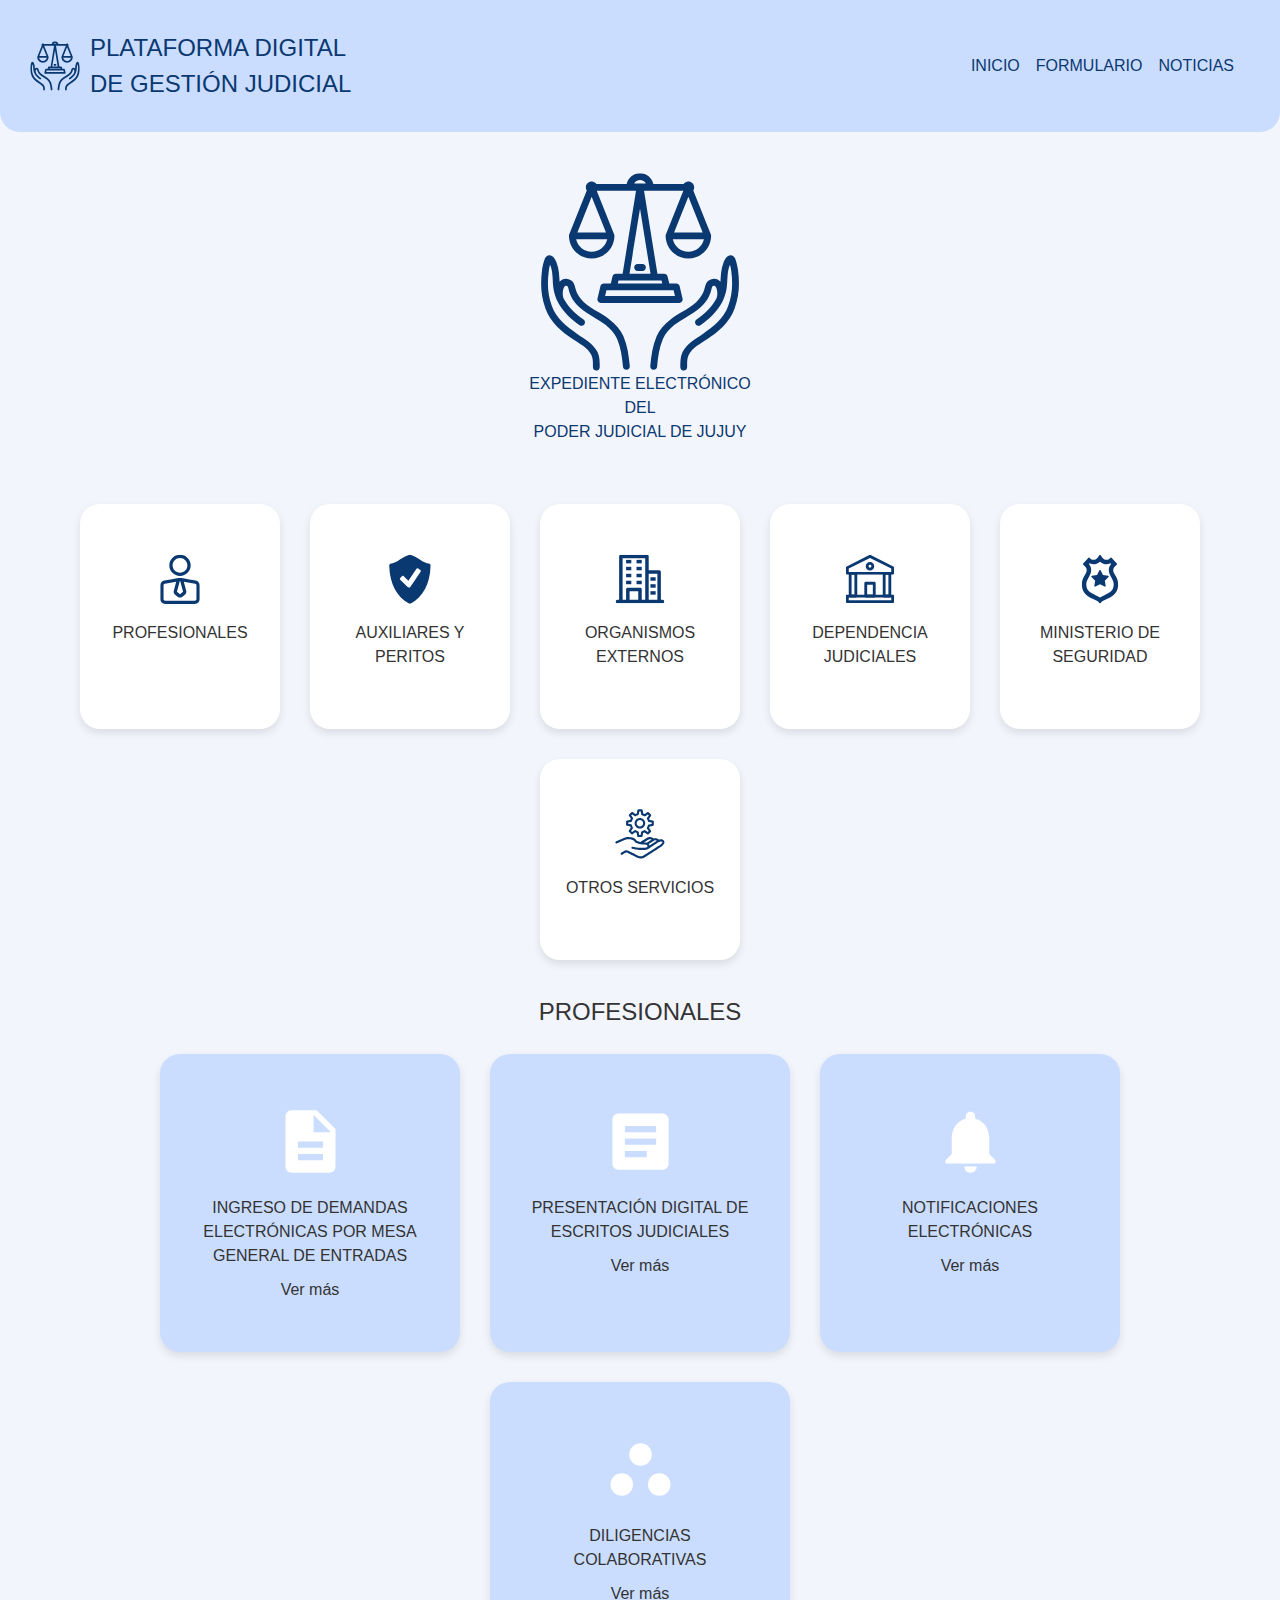
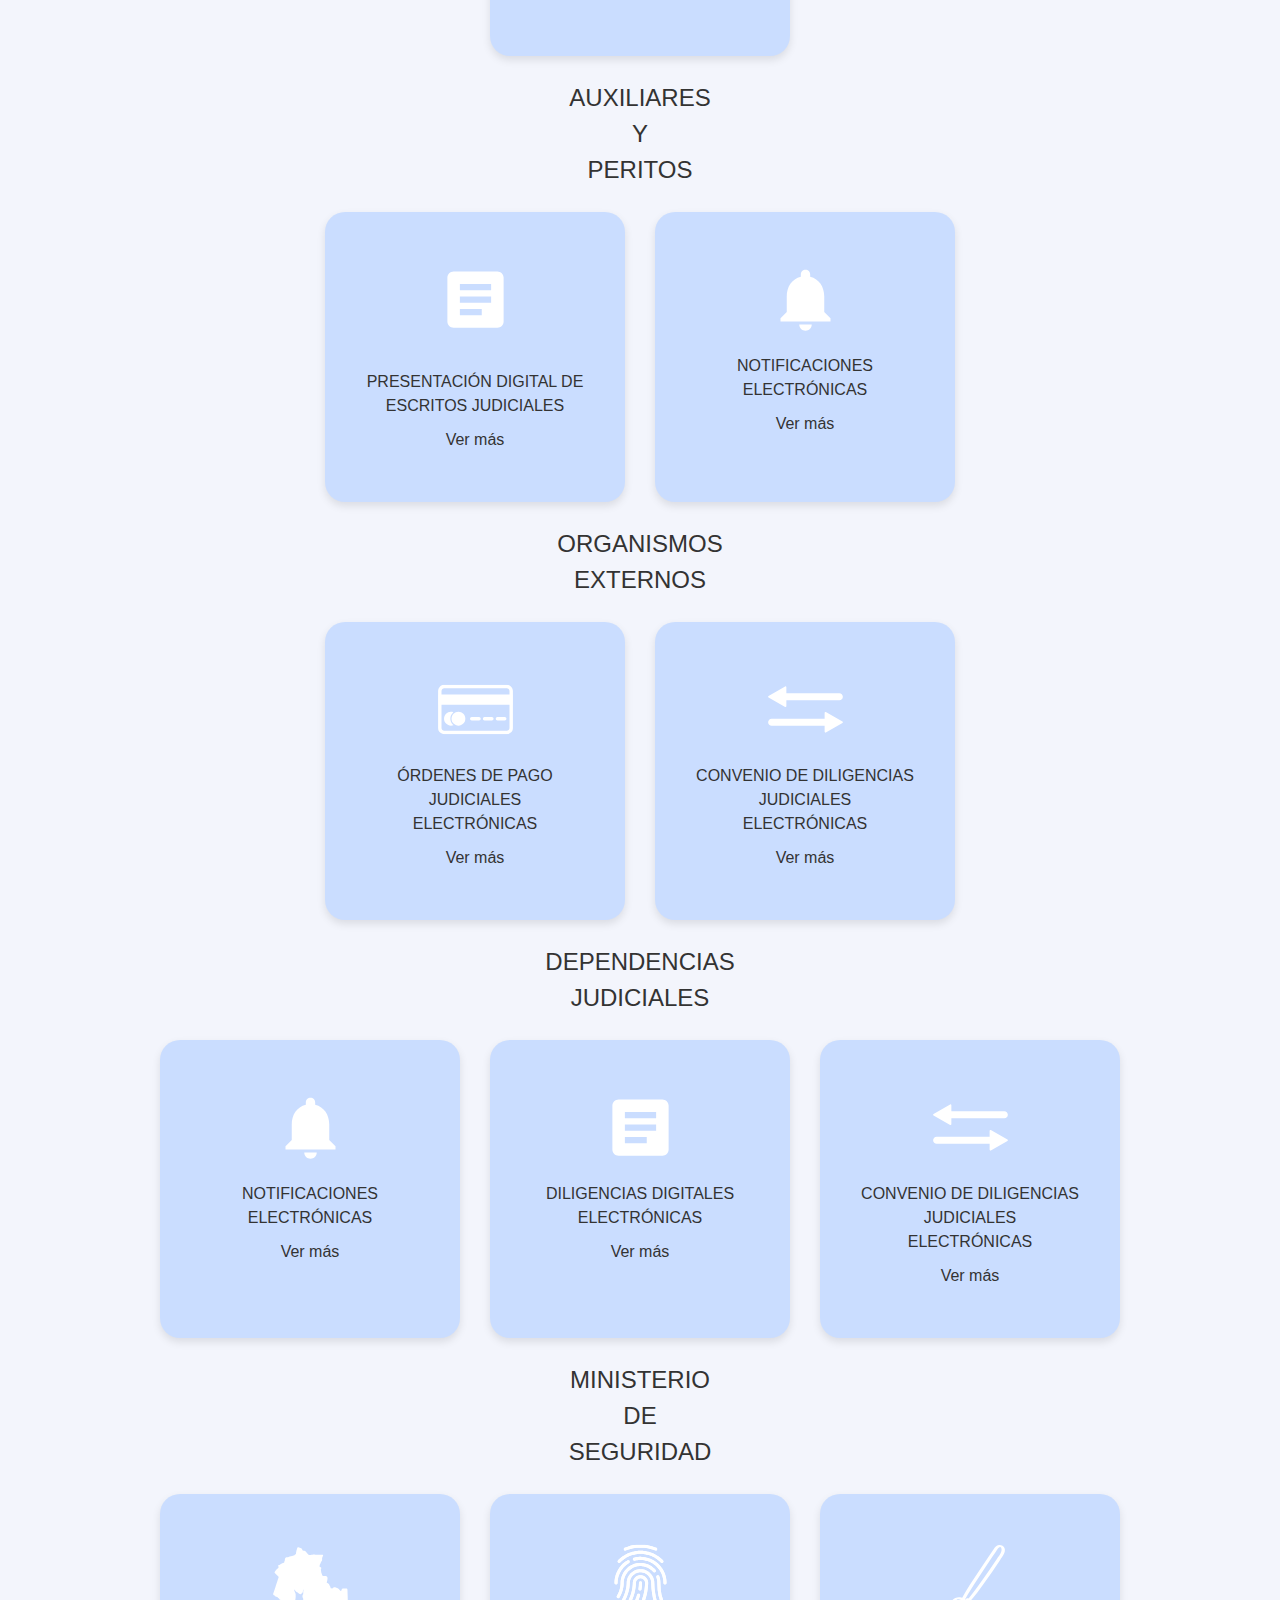
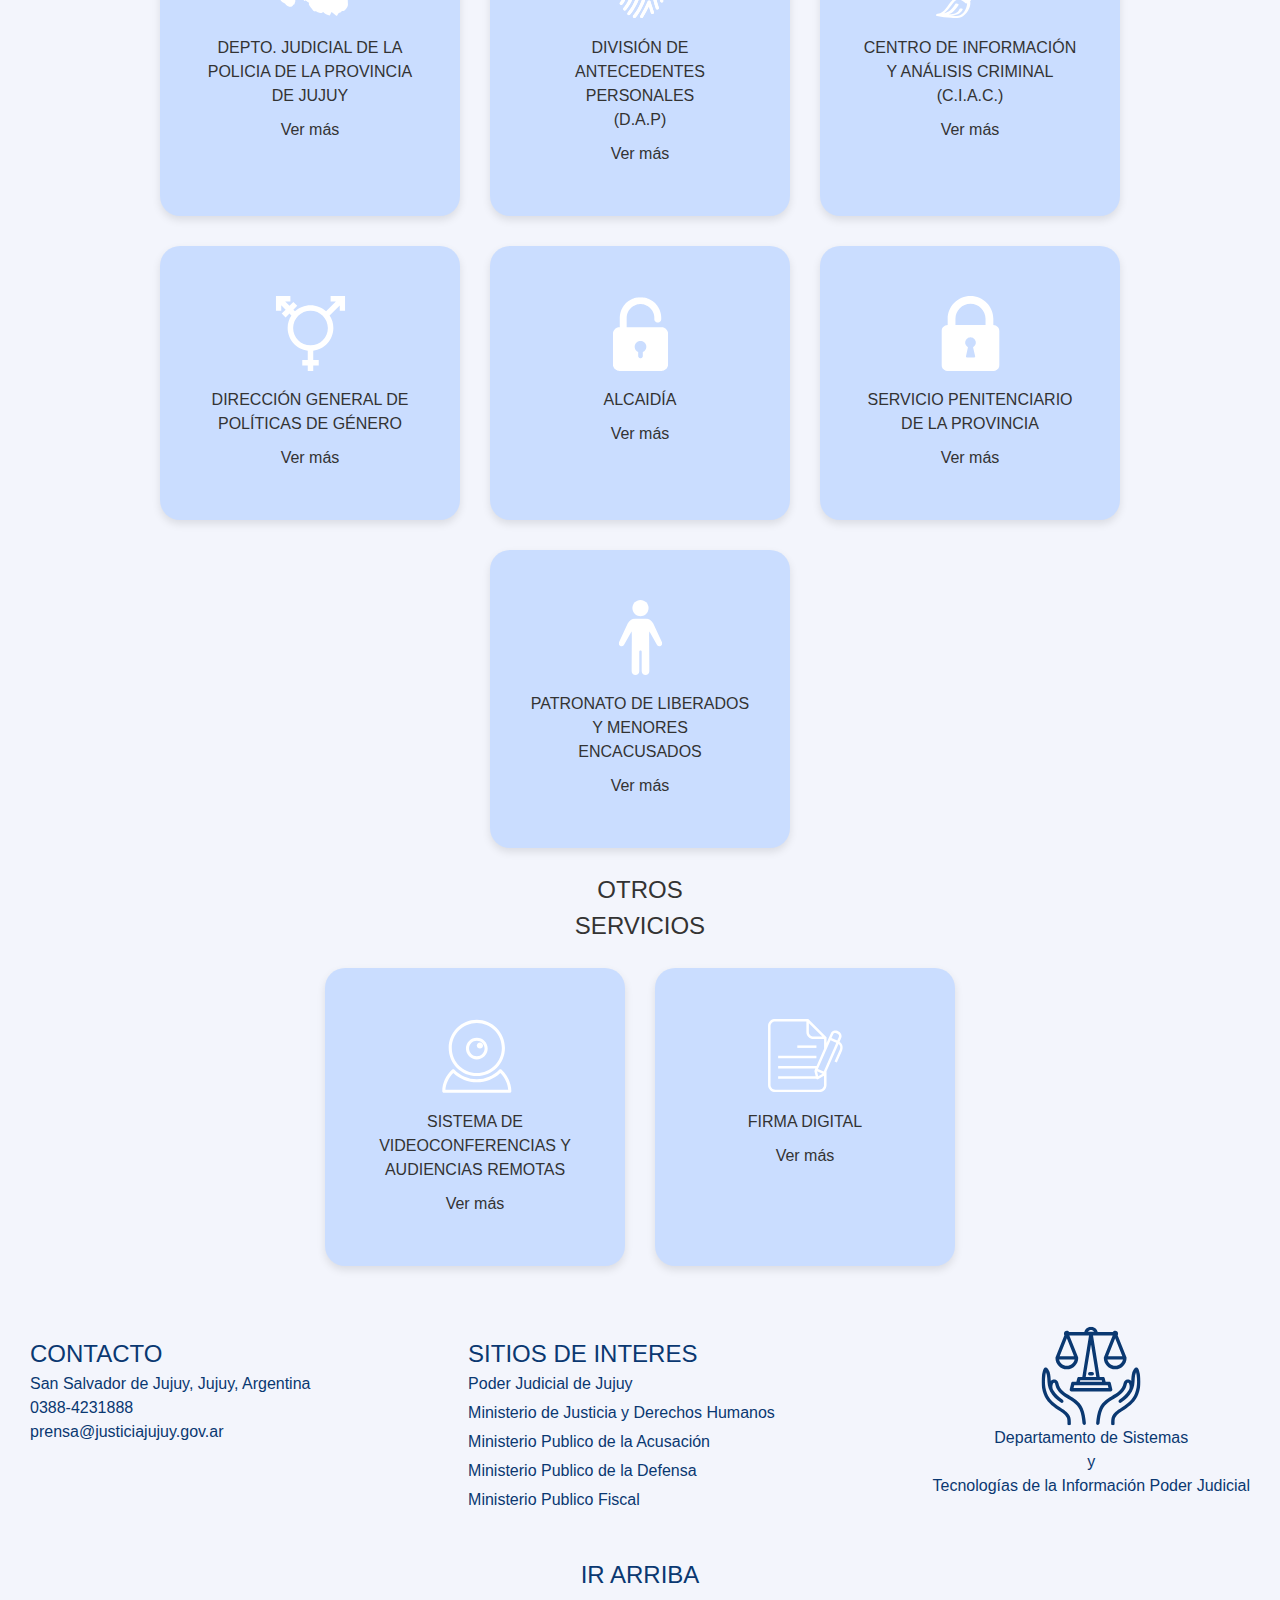
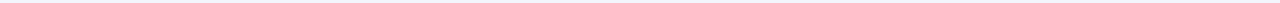
<file: index.html>
<!DOCTYPE html>
<html lang="es">

<head>
  <meta charset="UTF-8">
  <meta name="viewport" content="width=device-width, initial-scale=1.0">
  <title>Plataforma Digital de Gestión Judicial</title>
  <link rel="stylesheet" href="css/styles.css">
  <link rel="icon" href="img/icon-white.svg" type="image/png">
</head>

<body>
  <header>
    <div class="logo">
      <img src="img/icon.svg" alt="">
      <h1 class="titulo-header">
        PLATAFORMA DIGITAL <br>
        DE GESTIÓN JUDICIAL
      </h1>
    </div>
    <nav class="barra-navegacion">
      <ul class="lista-navegacion">
        <li class="elemento-lista">
          <a class="enlace" href="index.html">INICIO</a>
        </li>
        <li class="elemento-lista">
          <a class="enlace" href="form.html">FORMULARIO</a>
        </li>
        <li class="elemento-lista">
          <a class="enlace" href="noticias.html">NOTICIAS</a>
        </li>
      </ul>
    </nav>
  </header>
  <main>
    <section class="titulo-principal">
      <img src="img/icon.svg" class="logo-titulo" alt="">
      <h3 class="titulo-seccion2">
        EXPEDIENTE ELECTRÓNICO <br>
        DEL <br>
        PODER JUDICIAL DE JUJUY
      </h3>
    </section>
    <section class="navigation-map">
      <div class="map-container">
        <div class="map-card">
          <a href="#profesionales">
            <img src="img/professional-icon.svg" alt="">
            <h3>PROFESIONALES</h3>
          </a>
        </div>
        <div class="map-card">
          <a href="#auxiliares">
            <img src="img/secure-icon.svg" alt="">
            <h3>AUXILIARES Y PERITOS</h3>
          </a>
        </div>
        <div class="map-card">
          <a href="#organismos">
            <img src="img/building-icon.svg" alt="">
            <h3>ORGANISMOS EXTERNOS</h3>
          </a>
        </div>
        <div class="map-card">
          <a href="#dependencias">
            <img src="img/judicial-court-icon.svg" alt="">
            <h3>DEPENDENCIA JUDICIALES</h3>
          </a>
        </div>
        <div class="map-card">
          <a href="#ministerios">
            <img src="img/policia.svg" alt="">
            <h3>MINISTERIO DE SEGURIDAD</h3>
          </a>
        </div>
        <div class="map-card">
          <a href="#otros">
            <img src="img/otros-servicios.svg" alt="">
            <h3>OTROS SERVICIOS</h3>
          </a>
        </div>
      </div>
    </section>
    <section class="Profesionales" id="profesionales">
      <h2 class="h-nav">PROFESIONALES</h2>
      <div class="cards-container">
        <div class="card">
          <img src="img/description_white_48dp.svg" alt="">
          <h3>
            INGRESO DE DEMANDAS ELECTRÓNICAS POR MESA GENERAL DE ENTRADAS
          </h3>
          <a href="">Ver más</a>
        </div>

        <div class="card">
          <img src="img/article_white_48dp.svg" alt="">
          <h3>
            PRESENTACIÓN DIGITAL DE ESCRITOS JUDICIALES</h3>
          <a href="">Ver más</a>
        </div>
        <div class="card">
          <img src="img/notifications_white_48dp.svg" alt="">
          <h3>
            NOTIFICACIONES ELECTRÓNICAS</h3>
          <a href="">Ver más</a>
        </div>
        <div class="card">
          <img src="img/workspaces_white_48dp.svg" alt="">
          <h3>DILIGENCIAS COLABORATIVAS</h3>
          <a href="">Ver más</a>
        </div>
      </div>
    </section>
    <section class="auxiliares" id="auxiliares">
      <h2 class="h-nav">AUXILIARES <br> Y <br> PERITOS</h2>
      <div class="cards-container">
        <div class="card">
          <img src="img/article_white_48dp.svg" alt="">
          <h3 class="h-nav">PRESENTACIÓN DIGITAL DE ESCRITOS JUDICIALES
          </h3>
          <a href="">Ver más</a>
        </div>
        <div class="card">
          <img src="img/notifications_white_48dp.svg" alt="">
          <h3>NOTIFICACIONES ELECTRÓNICAS</h3>
          <a href="">Ver más</a>
        </div>
      </div>
    </section>
    <section class="organismos" id="organismos">
      <h2 class="h-nav">ORGANISMOS <br> EXTERNOS</h2>
      <div class="cards-container">
        <div class="card">
          <img src="img/credit-card.svg" alt="">
          <h3>
            ÓRDENES DE PAGO JUDICIALES ELECTRÓNICAS
          </h3>
          <a href="">Ver más</a>
        </div>
        <div class="card">
          <img src="img/arrows.svg" alt="">
          <h3>CONVENIO DE DILIGENCIAS JUDICIALES ELECTRÓNICAS</h3>
          <a href="">Ver más</a>
        </div>
      </div>
    </section>
    <section class="dependencias" id="dependencias">
      <h2 class="h-nav">DEPENDENCIAS <br> JUDICIALES</h2>
      <div class="cards-container">

        <div class="card">
          <img src="img/notifications_white_48dp.svg" alt="">
          <h3>NOTIFICACIONES ELECTRÓNICAS</h3>
          <a href="">Ver más</a>
        </div>
        <div class="card">
          <img src="img/article_white_48dp.svg" alt="">
          <h3>DILIGENCIAS DIGITALES ELECTRÓNICAS</h3>
          <a href="">Ver más</a>
        </div>
        <div class="card">
          <img src="img/arrows.svg" alt="">
          <h3>CONVENIO DE DILIGENCIAS JUDICIALES ELECTRÓNICAS</h3>
          <a href="">Ver más</a>
        </div>

      </div>
    </section>
    <section class="ministerio" id="ministerios">
      <h2 class="h-nav">MINISTERIO <br> DE <br> SEGURIDAD</h2>
      <div class="cards-container">
        <div class="card">
          <img src="img/JUJUY.svg" alt="">
          <h3>
            DEPTO. JUDICIAL DE LA POLICIA DE LA PROVINCIA DE JUJUY
          </h3>
          <a href="">Ver más</a>
        </div>
        <div class="card">
          <img src="img/huella.svg" alt="">
          <h3>DIVISIÓN DE ANTECEDENTES PERSONALES <br> (D.A.P)</h3>
          <a href="">Ver más</a>
        </div>
        <div class="card">
          <img src="img/pincel.svg" alt="">
          <h3>CENTRO DE INFORMACIÓN Y ANÁLISIS CRIMINAL <br> (C.I.A.C.)</h3>
          <a href="">Ver más</a>
        </div>
        <div class="card">
          <img src="img/genero.svg" alt="">
          <h3>DIRECCIÓN GENERAL DE POLÍTICAS DE GÉNERO</h3>
          <a href="">Ver más</a>
        </div>
        <div class="card">
          <img src="img/candado-abierto.svg" alt="">
          <h3>ALCAIDÍA</h3>
          <a href="">Ver más</a>
        </div>
        <div class="card">
          <img src="img/candado-cerrado.svg" alt="">
          <h3>SERVICIO PENITENCIARIO DE LA PROVINCIA</h3>
          <a href="">Ver más</a>
        </div>
        <div class="card">
          <img src="img/ninio-icon.svg" alt="">
          <h3>PATRONATO DE LIBERADOS Y MENORES ENCACUSADOS</h3>
          <a href="">Ver más</a>
        </div>

      </div>
    </section>
    <section class="otros-servicios" id="otros">
      <h2 class="h-nav">OTROS <br> SERVICIOS</h2>
      <div class="cards-container">
        <div class="card">
          <img src="img/webcam.svg" alt="">
          <h3>
            SISTEMA DE VIDEOCONFERENCIAS Y AUDIENCIAS REMOTAS
          </h3>
          <a href="">Ver más</a>
        </div>
        <div class="card">
          <img src="img/firma.svg" alt="">
          <h3>FIRMA DIGITAL</h3>
          <a href="">Ver más</a>
        </div>
      </div>
    </section>
  </main>
  <footer>
    <section class="main-footer">
      <div class="contact-foteer">
        <h3>CONTACTO</h3>
        <div class="contact-info">
          <p>San Salvador de Jujuy, Jujuy, Argentina</p>
        </div>
        <div class="contact-info">
          <p>0388-4231888</p>
        </div>
        <div class="contact-info">
          <a class="enlace" href="prensa@justiciajujuy.gov.ar">prensa@justiciajujuy.gov.ar</a>
        </div>
      </div>
      <div class="sitios-footer">
        <h3>SITIOS DE INTERES</h3>
        <ul>
          <li><a href="" class="enlace">Poder Judicial de Jujuy</a></li>
          <li>
            <a href="" class="enlace">Ministerio de Justicia y Derechos Humanos</a>
          </li>
          <li>
            <a href="" class="enlace">Ministerio Publico de la Acusación</a>
          </li>
          <li>
            <a href="" class="enlace">Ministerio Publico de la Defensa</a>
          </li>
          <li><a href="" class="enlace">Ministerio Publico Fiscal</a></li>
        </ul>
      </div>
      <div class="reparticion-footer">
        <img src="img/icon.svg" alt="">
        <p>
          Departamento de Sistemas <br> y <br>
          Tecnologías de la Información Poder Judicial
        </p>
      </div>
    </section>
    <section class="top">
      <a href="#top" class="enlace">IR ARRIBA </a>
    </section>
  </footer>
</body>

</html>
</file>
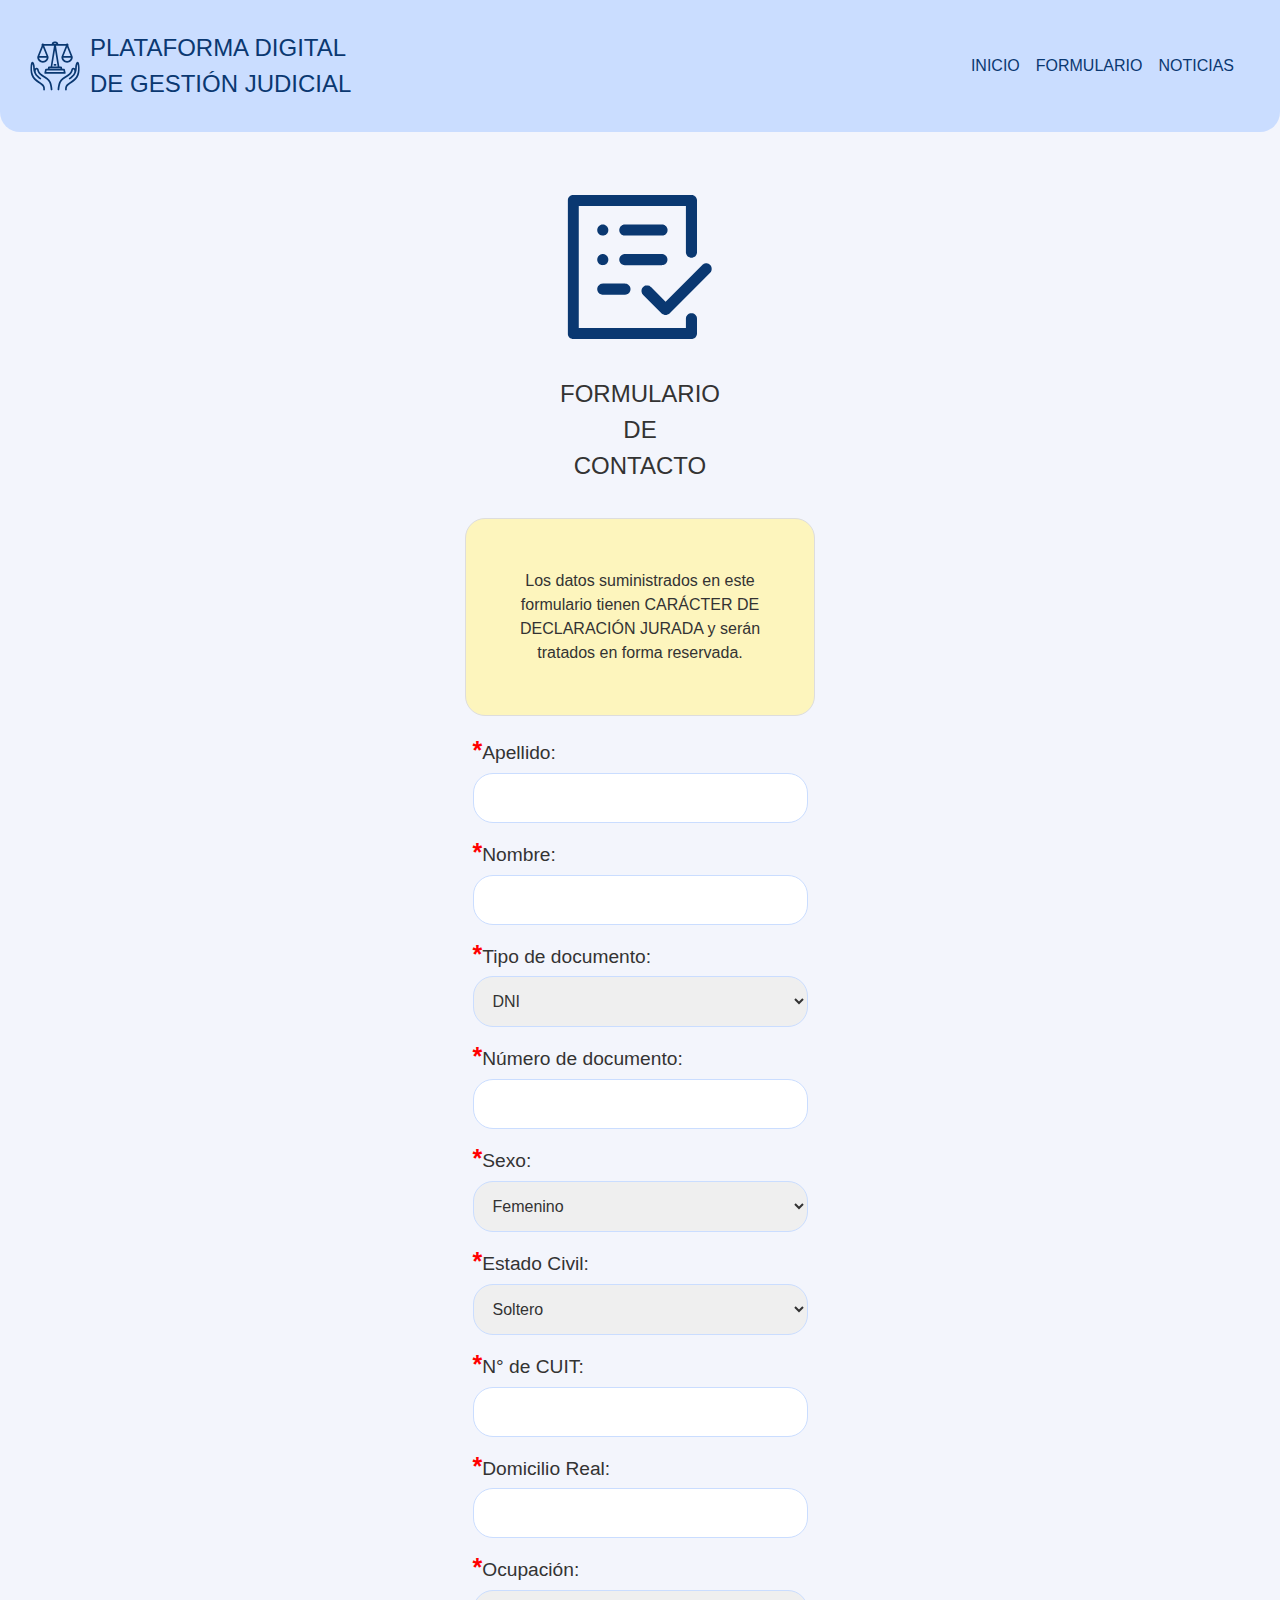
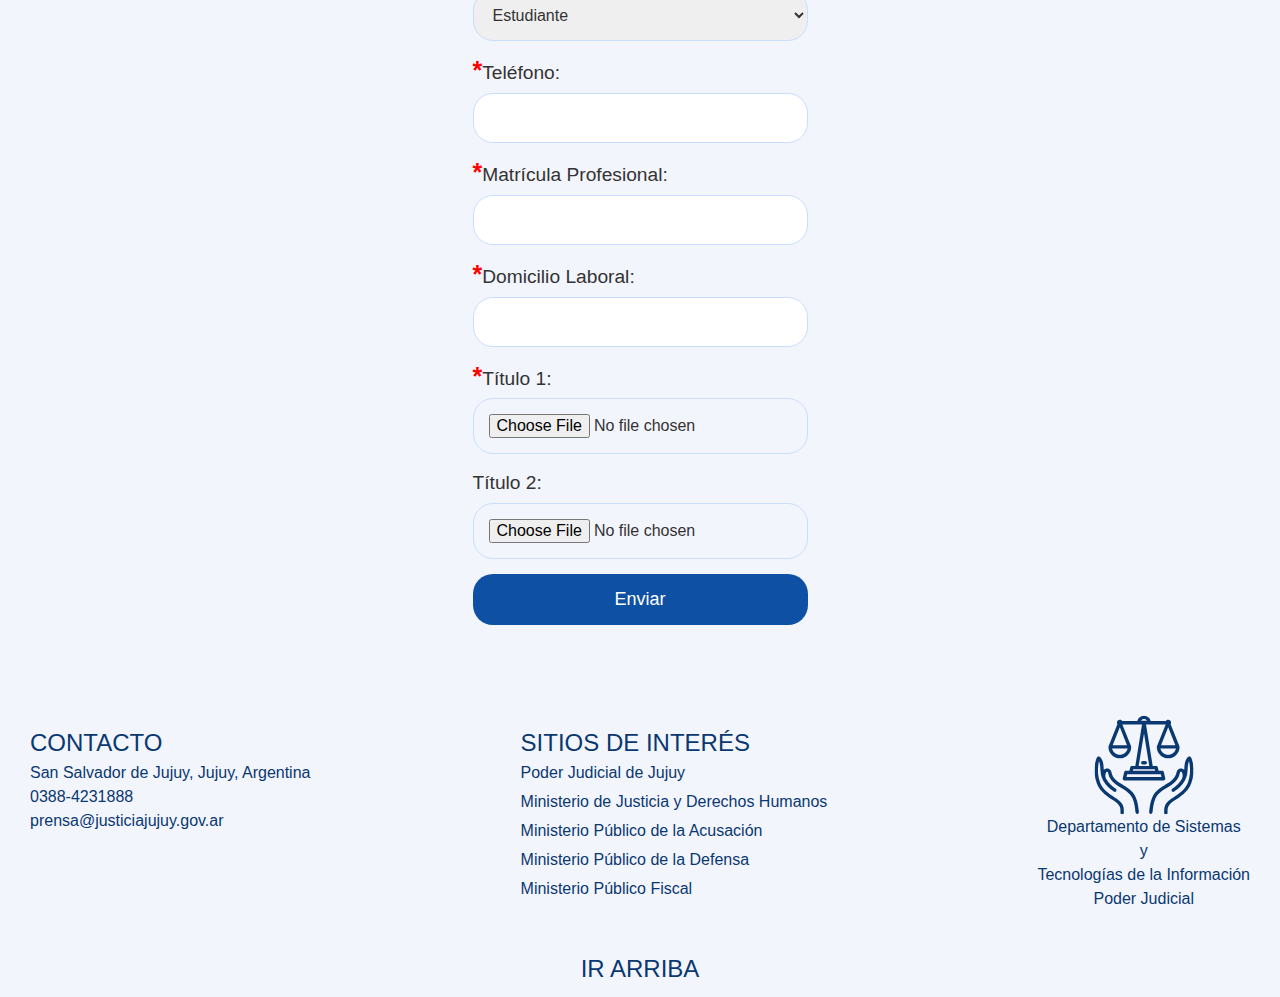
<file: form.html>
<!DOCTYPE html>
<html lang="en">

<head>
  <meta charset="UTF-8">
  <meta name="viewport" content="width=device-width, initial-scale=1.0">
  <title>Formulario de Contacto</title>
  <link rel="stylesheet" href="css/styles.css">
  <link rel="icon" href="img/icon-white.svg" type="image/png">
</head>

<body>
  <header>
    <div class="logo">
      <img src="img/icon.svg" alt="Logo">
      <h1 class="titulo-header">PLATAFORMA DIGITAL <br> DE GESTIÓN JUDICIAL</h1>
    </div>
    <nav class="barra-navegacion">
      <ul class="lista-navegacion">
        <li class="elemento-lista"><a class="enlace" href="index.html">INICIO</a></li>
        <li class="elemento-lista"><a class="enlace" href="form.html">FORMULARIO</a></li>
        <li class="elemento-lista"><a class="enlace" href="noticias.html">NOTICIAS</a></li>
      </ul>
    </nav>
  </header>
  <main>
    <section class="formulario" id="formulario">
      <img src="img/form.svg" class="logo-titulo" alt="Formulario">
      <h1 class="h-nav">FORMULARIO <br>DE<br>CONTACTO</h1>
      <p class="text-box">
        Los datos suministrados en este formulario tienen CARÁCTER DE DECLARACIÓN JURADA y serán tratados en forma
        reservada.
      </p>

      <form>
        <div class="form-group">
          <label for="apellido"><span class="important">*</span>Apellido:</label>
          <input type="text" id="apellido" name="apellido" required>
        </div>

        <div class="form-group">
          <label for="nombre"><span class="important">*</span>Nombre:</label>
          <input type="text" id="nombre" name="nombre" required>
        </div>

        <div class="form-group">
          <label for="tipo_documento"><span class="important">*</span>Tipo de documento:</label>
          <select name="tipo_documento" id="tipo_documento">
            <option value="DNI">DNI</option>
            <option value="LibretaCivica">Libreta Civica</option>
            <option value="Pasaporte">Pasaporte</option>
          </select>
        </div>

        <div class="form-group">
          <label for="numero_documento"><span class="important">*</span>Número de documento:</label>
          <input type="text" name="numero_documento" id="numero_documento" required>
        </div>

        <div class="form-group">
          <label for="sexo"><span class="important">*</span>Sexo:</label>
          <select name="sexo" id="sexo">
            <option value="Femenino">Femenino</option>
            <option value="Masculino">Masculino</option>
            <option value="Otro">Otro</option>
          </select>
        </div>

        <div class="form-group">
          <label for="estado_civil"><span class="important">*</span>Estado Civil:</label>
          <select name="estado_civil" id="estado_civil">
            <option value="Soltero">Soltero</option>
            <option value="Casado">Casado</option>
            <option value="Divorciado">Divorciado</option>
            <option value="Viudo">Viudo</option>
          </select>
        </div>

        <div class="form-group">
          <label for="numero_cuit"><span class="important">*</span>N° de CUIT:</label>
          <input type="number" name="numero_cuit" id="numero_cuit" min="0" max="99999999999" required>
        </div>

        <div class="form-group">
          <label for="domicilio"><span class="important">*</span>Domicilio Real:</label>
          <input type="text" name="domicilio" id="domicilio">
        </div>

        <div class="form-group">
          <label for="ocupacion"><span class="important">*</span>Ocupación:</label>
          <select name="ocupacion" id="ocupacion">
            <option value="Estudiante">Estudiante</option>
            <option value="Docente">Docente</option>
            <option value="Empleado">Empleado</option>
            <option value="Desempleado">Desempleado</option>
            <option value="Jubilado">Jubilado</option>
          </select>
        </div>

        <div class="form-group">
          <label for="telefono"><span class="important">*</span>Teléfono:</label>
          <input type="tel" id="telefono" name="telefono" required>
        </div>

        <div class="form-group">
          <label for="matricula_profesional"><span class="important">*</span>Matrícula Profesional:</label>
          <input type="number" name="matricula_profesional" id="matricula_profesional">
        </div>

        <div class="form-group">
          <label for="domicilio_laboral"><span class="important">*</span>Domicilio Laboral:</label>
          <input type="text" name="domicilio_laboral" id="domicilio_laboral">
        </div>

        <div class="form-group">
          <label for="titulo1"><span class="important">*</span>Título 1:</label>
          <input type="file" name="titulo1" id="titulo1">
        </div>

        <div class="form-group">
          <label for="titulo2">Título 2:</label>
          <input type="file" name="titulo2" id="titulo2">
        </div>

        <button class="form-button" type="submit">Enviar</button>
      </form>
    </section>
  </main>
  <footer>
    <section class="main-footer">
      <div class="contact-foteer">
        <h3>CONTACTO</h3>
        <div class="contact-info">
          <p>San Salvador de Jujuy, Jujuy, Argentina</p>
        </div>
        <div class="contact-info">
          <p>0388-4231888</p>
        </div>
        <div class="contact-info">
          <a class="enlace" href="mailto:prensa@justiciajujuy.gov.ar">prensa@justiciajujuy.gov.ar</a>
        </div>
      </div>
      <div class="sitios-footer">
        <h3>SITIOS DE INTERÉS</h3>
        <ul>
          <li><a href="#" class="enlace">Poder Judicial de Jujuy</a></li>
          <li><a href="#" class="enlace">Ministerio de Justicia y Derechos Humanos</a></li>
          <li><a href="#" class="enlace">Ministerio Público de la Acusación</a></li>
          <li><a href="#" class="enlace">Ministerio Público de la Defensa</a></li>
          <li><a href="#" class="enlace">Ministerio Público Fiscal</a></li>
        </ul>
      </div>
      <div class="reparticion-footer">
        <img src="img/icon.svg" alt="Icono">
        <p>Departamento de Sistemas <br>y <br>Tecnologías de la Información<br>Poder Judicial</p>
      </div>
    </section>
    <section class="top">
      <a href="#top" class="enlace">IR ARRIBA </a>
    </section>
  </footer>
</body>

</html>
</file>
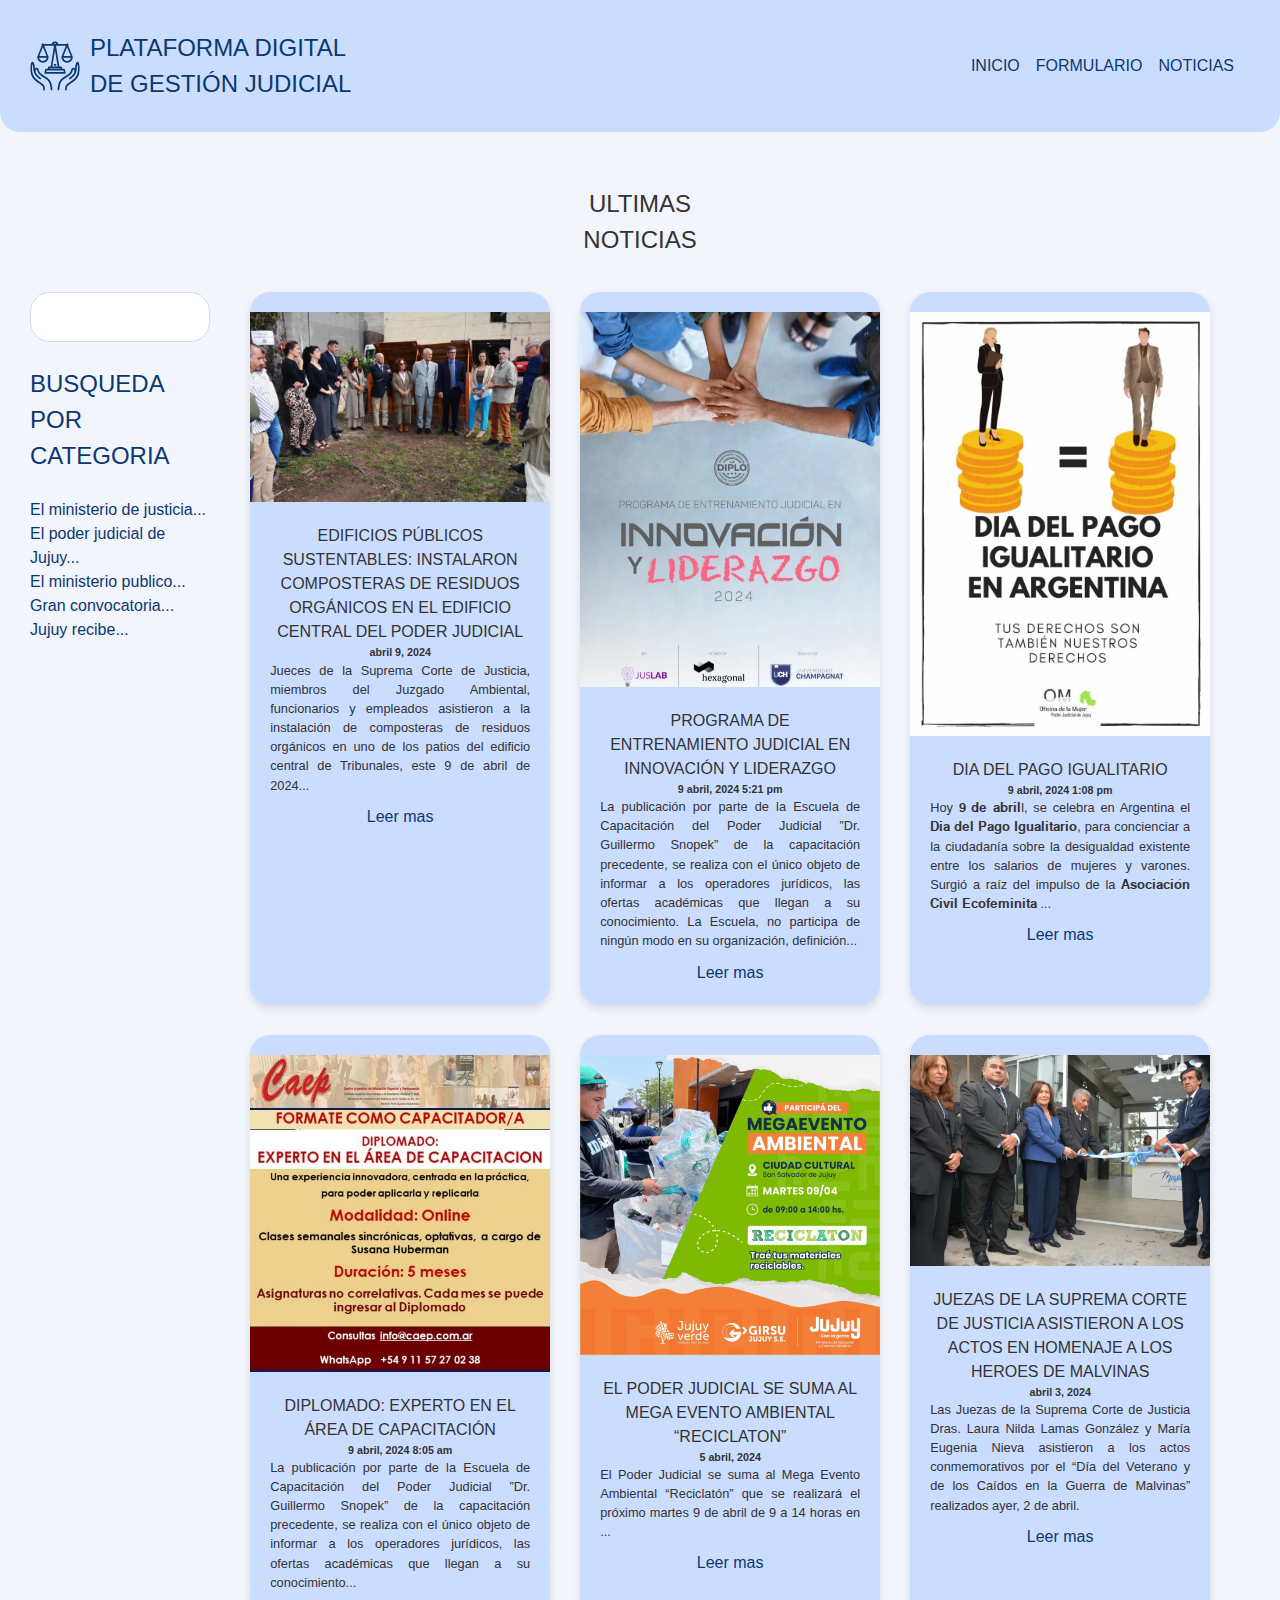
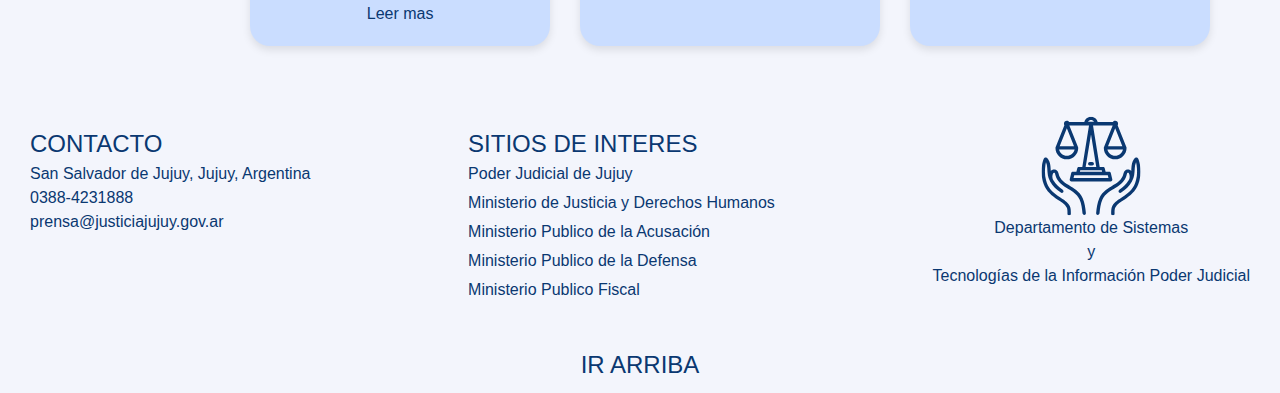
<file: noticias.html>
<!DOCTYPE html>
<html lang="es">

<head>
  <meta charset="UTF-8">
  <meta name="viewport" content="width=device-width, initial-scale=1.0">
  <title>Noticias</title>
  <link rel="stylesheet" href="css/styles.css">
  <link rel="icon" href="img/icon-white.svg" type="image/png">
</head>

<body>
  <header>
    <div class="logo">
      <img src="img/icon.svg" alt="">
      <h1 class="titulo-header">
        PLATAFORMA DIGITAL <br>
        DE GESTIÓN JUDICIAL
      </h1>
    </div>
    <nav class="barra-navegacion">
      <ul class="lista-navegacion">
        <li class="elemento-lista">
          <a class="enlace" href="index.html">INICIO</a>
        </li>
        <li class="elemento-lista">
          <a class="enlace" href="form.html">FORMULARIO</a>
        </li>
        <li class="elemento-lista">
          <a class="enlace" href="noticias.html">NOTICIAS</a>
        </li>
      </ul>
    </nav>
  </header>
  <main>
    <h3 class="h-nav">ULTIMAS <br> NOTICIAS</h3>
    <div class="news-container">
      <aside class="barra-lateral">
        <input type="search">
        <h3 class="h-nav">BUSQUEDA POR CATEGORIA</h3>
        <ul>
          <li><a href="" class="enlace">El ministerio de justicia...</a></li>
          <li><a href="" class="enlace">El poder judicial de Jujuy...</a></li>
          <li><a href="" class="enlace">El ministerio publico...</a></li>
          <li><a href="" class="enlace">Gran convocatoria...</a></li>
          <li><a href="" class="enlace">Jujuy recibe...</a></li>
        </ul>
      </aside>
      <section class="noticias cards-container">
        <article class="news-card">
          <img src="img/EDIFICIOS-PUBLICOS-SUSTENTABLES-COLOCACION-COMPOSTERAS-EN-EDIFICIO-CENTRAL-9.4.24.jpg" alt="">
          <h2>
            EDIFICIOS PÚBLICOS SUSTENTABLES: INSTALARON COMPOSTERAS DE RESIDUOS
            ORGÁNICOS EN EL EDIFICIO CENTRAL DEL PODER JUDICIAL
          </h2>
          <h6>abril 9, 2024</h6>
          <p>
            Jueces de la Suprema Corte de Justicia, miembros del Juzgado
            Ambiental, funcionarios y empleados asistieron a la instalación de
            composteras de residuos orgánicos en uno de los patios del
            edificio central de Tribunales, este 9 de abril de 2024...
          </p>
          <a href="" class="enlace">Leer mas</a>
        </article>
        <article class="news-card">
          <img src="img/ec-2024-04-09a.webp" alt="">
          <h2>
            PROGRAMA DE ENTRENAMIENTO JUDICIAL EN INNOVACIÓN Y LIDERAZGO
          </h2>
          <h6>9 abril, 2024 5:21 pm</h6>
          <p>
            La publicación por parte de la Escuela de Capacitación del Poder Judicial ”Dr. Guillermo Snopek” de la
            capacitación precedente, se realiza con el único objeto de informar a los operadores jurídicos, las ofertas
            académicas que llegan a su conocimiento. La Escuela, no participa de ningún modo en su organización,
            definición...
          </p>
          <a href="" class="enlace">Leer mas</a>
        </article>
        <article class="news-card">
          <img src="img/dia-del-pago-igualitario-768x1086.jpg" alt="">
          <h2>
            DIA DEL PAGO IGUALITARIO
          </h2>
          <h6>9 abril, 2024 1:08 pm</h6>
          <p>
            Hoy 𝟗 𝐝𝐞 𝐚𝐛𝐫𝐢𝐥l, se celebra en Argentina el 𝐃𝐢́𝐚 𝐝𝐞𝐥 𝐏𝐚𝐠𝐨 𝐈𝐠𝐮𝐚𝐥𝐢𝐭𝐚𝐫𝐢𝐨, para
            concienciar a la ciudadanía sobre la desigualdad existente entre los salarios de mujeres y varones. Surgió a
            raíz del impulso de la 𝐀𝐬𝐨𝐜𝐢𝐚𝐜𝐢𝐨́𝐧 𝐂𝐢𝐯𝐢𝐥 𝐄𝐜𝐨𝐟𝐞𝐦𝐢𝐧𝐢𝐭𝐚 ...
          </p>
          <a href="" class="enlace">Leer mas</a>
        </article>
        <article class="news-card">
          <img src="img/image002.webp" alt="">
          <h2>
            DIPLOMADO: EXPERTO EN EL ÁREA DE CAPACITACIÓN
          </h2>
          <h6>9 abril, 2024 8:05 am</h6>
          <p>
            La publicación por parte de la Escuela de Capacitación del Poder Judicial ”Dr. Guillermo Snopek” de la
            capacitación precedente, se realiza con el único objeto de informar a los operadores jurídicos, las ofertas
            académicas que llegan a su conocimiento...
          </p>
          <a href="" class="enlace">Leer mas</a>
        </article>
        <article class="news-card">
          <img src="img/FLYER-RECICLATON-5.4.24-1024x1024.jpg" alt="">
          <h2>
            EL PODER JUDICIAL SE SUMA AL MEGA EVENTO AMBIENTAL “RECICLATON”
          </h2>
          <h6>5 abril, 2024</h6>
          <p>
            El Poder Judicial se suma al Mega Evento Ambiental “Reciclatón” que se realizará el próximo martes 9 de
            abril de 9 a 14 horas en ...
          </p>
          <a href="" class="enlace">Leer mas</a>
        </article>
        <article class="news-card">
          <img src="img/ACTO-INAUGURACION-MUSEO-MALVINAS-2.4.24-1024x720.jpg" alt="">
          <h2>
            JUEZAS DE LA SUPREMA CORTE DE JUSTICIA ASISTIERON A LOS ACTOS EN HOMENAJE A LOS HEROES DE MALVINAS
          </h2>
          <h6>abril 3, 2024</h6>
          <p>
            Las Juezas de la Suprema Corte de Justicia Dras. Laura Nilda Lamas González y María Eugenia Nieva asistieron
            a los actos conmemorativos por el “Día del Veterano y de los Caídos en la Guerra de Malvinas” realizados
            ayer, 2 de abril.
          </p>
          <a href="" class="enlace">Leer mas</a>
        </article>

      </section>

    </div>
  </main>
  <footer>
    <section class="main-footer">
      <div class="contact-foteer">
        <h3>CONTACTO</h3>
        <div class="contact-info">
          <p>San Salvador de Jujuy, Jujuy, Argentina</p>
        </div>
        <div class="contact-info">
          <p>0388-4231888</p>
        </div>
        <div class="contact-info">
          <a class="enlace" href="prensa@justiciajujuy.gov.ar">prensa@justiciajujuy.gov.ar</a>
        </div>
      </div>
      <div class="sitios-footer">
        <h3>SITIOS DE INTERES</h3>
        <ul>
          <li><a href="" class="enlace">Poder Judicial de Jujuy</a></li>
          <li>
            <a href="" class="enlace">Ministerio de Justicia y Derechos Humanos</a>
          </li>
          <li>
            <a href="" class="enlace">Ministerio Publico de la Acusación</a>
          </li>
          <li>
            <a href="" class="enlace">Ministerio Publico de la Defensa</a>
          </li>
          <li><a href="" class="enlace">Ministerio Publico Fiscal</a></li>
        </ul>
      </div>
      <div class="reparticion-footer">
        <img src="img/icon.svg" alt="">
        <p>
          Departamento de Sistemas <br>y <br>
          Tecnologías de la Información Poder Judicial
        </p>
      </div>
    </section>
    <section class="top">
      <a href="#top" class="enlace">IR ARRIBA </a>
    </section>
  </footer>
</body>

</html>
</file>
<file: css/styles.css>
*,
*::after,
*::before {
  margin: 0;
  padding: 0;
  box-sizing: border-box;
  text-decoration: none;
  list-style: none;
  scroll-behavior: smooth;
}

html {
  background-color: #F3F5FC;
  margin: auto;
  max-width: 1440px;
  font-size: 16px;
  line-height: 1.5;
}
body {
  font-family: Arial, sans-serif;
  margin: 0 auto;
  
}

h1 {
  text-align: center;
  color: #333;
}

main {
  margin: 0 auto;
  color: #333;
  padding: 30px 30px;
}

/* Estilos para el header */
header {
  display: flex;
  flex-wrap: wrap;
  justify-content: space-between;
  align-items: center;
  align-content: center;
  margin: 0 auto;
  padding: 30px 30px;

}
header:hover {
  background-color: #CADDFF;
  transition: all 0.3s ease;
  border-radius: 0 0 20px 20px;
}
.logo {
  display: flex;
  flex-wrap: wrap;
  align-items: center;
}
.logo img {
  margin-right: 10px;
}


.titulo-header {
  color: #0A3871;
  font-size: 1.5em;
  font-weight: 100;
  margin-right: 10px;
  text-align: justify;
}

img {
  height: 50px;
}

.barra-navegacion {
  display: flex;
  flex-wrap: wrap;
}

.lista-navegacion {
  list-style-type: none;
  margin: 0;
  padding: 0;
  display: flex;
  flex-wrap: wrap;
}

.elemento-lista {
  position: relative;
  padding: 0 1em 0 0;
}

.enlace {
  color: #0A3871;
  text-decoration: none; 
  transition: color 0.3s ease; 
  font-weight: lighter;
}

.enlace:hover {
  text-decoration: line-through;
}

.titulo-principal {
  display: flex;
  flex-direction: column;
  justify-content: center;
  align-items: center;
  align-content: center;
  margin: 0 auto;
  padding: 10px 0;
}
.logo-titulo{
  margin: 0 auto;
  width: 100%;
  height: 200px;

}
.titulo-seccion {
  text-align: center;
  margin:1em 0 2em 0;
  font-size: 2em;
  font-weight: 400;
}
.titulo-seccion2 {
  text-align: center;
  margin-bottom: 40px;
  font-size: 1em;
  font-weight: 400;
  color: #0A3871;
}

.navigation-map{
  display: flex;
  flex-direction: row;
  justify-content: center;
  margin: 0 auto;
  width: auto;
  padding: 10px 0;
}

.map-container{
  display: flex;
  flex-wrap: wrap;
  justify-content: center;
  gap: 30px;
}

.map-card{
  background-color: #ffff;
  border-radius: 20px;
  box-shadow: 0 4px 8px rgba(0, 0, 0, 0.1);
  padding: 50px 20px;
  width: 200px;
  height: auto;
  text-align: center;
  animation: float 3s ease-in-out infinite;
}

@keyframes float {
  0% {
    transform: translatey(0px);
  }
  50% {
    transform: translatey(-10px);
  }
  100% {
    transform: translatey(0px);
  }
}
.map-card:hover {
  box-shadow: 0 8px 16px rgba(0, 0, 0, 0.2);
  transition: all 0.3s ease;
  background-color: #CADDFF;
  transform: translateY(-5px);
}

.map-card img{
  width: 50px;
  height: 50px;
  margin-bottom: 10px;
}


.map-card h3 {
  font-size: 1em;
  margin-bottom: 10px;
  color: #333;
  font-weight: 300;
}
.h-nav{
  margin: 1em 0 1em 0;
  text-align: center;
  font-size: 1.5em;
  font-weight: 400;
  color: #333;
}
.profesionales {
  display: flex;
  flex-direction: row;
  justify-content: center;
  margin: 0 auto;
  width: auto;
  padding: 10px 0;
}

/* Estilos para las tarjetas */
.cards-container {
  display: flex;
  flex-wrap: wrap;
  justify-content: center;
  gap: 30px;
}

.card {
  background-color: #CADDFF;
  border-radius: 20px;
  box-shadow: 0 4px 8px rgba(0, 0, 0, 0.1);
  padding: 50px 20px;
  width: 300px;
  height: auto;
  text-align: center;
}

.card:hover {
  box-shadow: 0 8px 16px rgba(0, 0, 0, 0.2);
  transform: translateY(-5px);
  transition: all 0.3s ease;
  background-color: #9EB9FF;
}

.card img {
  width: 75px;
  height: 75px;
  margin-bottom: 10px;
  animation: float 3s ease-in-out infinite;
}

@keyframes float {
  0% {
    transform: translatey(0px);
  }
  50% {
    transform: translatey(-10px);
  }
  100% {
    transform: translatey(0px);
  }
}

.card img:hover {
  transform: scale(1.1);
  transition: all 0.3s ease;
}

.card h3 {
  font-size: 1em;
  margin-bottom: 10px;
  padding: 0 20px 0 20px;
  color: #333;
  font-weight: 300;
}

.card a {
  color: #333;
  text-decoration: none;
  font-size: 1em;
  font-weight: 300;
}

/* Estilos para formularios */
.formulario {
  display: flex;
  flex-direction: column;
  justify-content: center;
  align-items: center;
  margin: 0 auto;
  padding: 30px 30px;
  width: auto;
  height: auto;
  text-align: center;
}
.formulario img{
  width: 150px;
  height: 150px;
  margin-bottom: 10px;

}


.text-box {
  width: 350px;
  height: auto;
  margin: 10px 0 20px 0;
  padding: 50px;
  background-color: #fdf5bd;
  border: 1px solid #ddd;
  border-radius: 20px;
  font-size: 1em;
  color: #333;
}
.important {
  color: red;
  font: 1.3em sans-serif;
  font-weight: bold;
}
label {
  text-align: left;
  font-size: 1.2em;
  font-weight: 300;
  color: #333;

}
.form-group {
  margin-bottom: 15px;
}

.form-group label {
  display: block;
  margin-bottom: 5px;

}

.form-group input[type="text"],
.form-group input[type="number"],
.form-group input[type="tel"],
.form-group input[type="email"],
.form-group input[type="file"],
.form-group select {
  width: 100%;
  padding: 15px;
  border-radius: 20px;
  border: 1px solid #CADDFF;
  font-size: 16px;
  text-align: left;
  font-size: 1em;
  color: #333;
}

.form-button {
  display: block;
  width: 100%;
  margin: 0 auto;
  padding: 15px;
  border: none;
  border-radius: 20px;
  background-color: #0E50A3;
  color: white;
  font-size: 18px;
  cursor: pointer;
  transition: background-color 0.3s ease;
}

button:hover {
  background-color: #0A3871;
}

/*Estilos para noticia*/

.news-container {
  display: flex;
  flex-direction: row;
  justify-content: center;
  align-items: flex-start;
  margin: 0 auto;
  width: auto;
  padding: 10px 0;
}

.barra-lateral {
  width: auto; 
  display: flex;
  flex-direction: column;
  justify-content: flex-start;
  align-items: flex-start;
  margin: 0 auto;
}

.barra-lateral h3 {
  font-size: 1.5em;
  font-weight: 400;
  color: #0A3871;
  text-align: left;
}
.barra-lateral input[type="search"],
.barra-lateral select {
  width: 100%;
  padding: 15px;
  border-radius: 20px;
  border: 1px solid #CADDFF;
  font-size: 16px;
  text-align: left;
  font-size: 1em;
  color: #333;
}
.news-card {
  background-color: #CADDFF;
  border-radius: 20px;
  box-shadow: 0 4px 8px rgba(0, 0, 0, 0.1);
  padding: 20px 0 20px 0;
  width: 300px;
  text-align: center;
}

.news-card:hover{
  box-shadow: 0 8px 16px rgba(0, 0, 0, 0.2);
  transform: translateY(-5px);
  transition: all 0.3s ease;
  background-color: #9EB9FF;
}

.news-card img {
  width: 100%;
  height: auto;
  margin-bottom: 15px;
}
.news-card h2 {
  font-size: 1em;
  padding: 0 20px 0 20px;
  color: #333;
  font-weight: 300;
}
.news-card p {
  font-size: 0.8em;
  margin-bottom: 10px;
  color: #333;
  font-weight: 300;
  text-align: justify;
  padding: 0 20px 0 20px;
}

/* Estilos para el footer */
footer{
  display: flex;
  flex-direction: column;
  justify-content: center;
}
.main-footer {
  color: #0A3871;
  padding: 30px 30px;
  display: flex;
  justify-content: space-between;
  align-items: flex-start;
  flex-wrap: wrap;
}

footer:hover {
  background-color: #CADDFF;
  transition: all 0.3s ease;
  border-radius: 20px 20px 0 0;
}

.main-footer h3{
  font-size: 1.5em;
  font-weight: 400;
  margin-top: 10px;

}
.contact-footer {
  display: flex;
  flex-direction: column;
  align-items: center;
}

.contact-footer h3 {
  margin: 0;
  font-weight: 300;
}
.contact-info {
  display: flex;
  flex-direction: row;
  align-items: center;
}
.contact-info img {
  width: 20px;
  height: 20px;
  position: relative;
  top: 14px;
  padding: 0 10px 0 0;
}

.contact-footer p {
  margin: 0;
}

.sitios-footer {
  display: flex;
  flex-direction: column;
  align-items: flex-start;
}

.sitios-footer ul {
  list-style-type: none;
  padding: 0; 
  margin: 0;
}

.sitios-footer li {
  margin-bottom: 5px;
}
.reparticion-footer {
  display: flex;
  flex-direction: column;
  justify-content: flex-start;
  flex-direction: column;
  align-items: center;
}

.reparticion-footer img {
  width: 100px;
  height: 100px;
  margin: 0;
}
.reparticion-footer p {
  text-align: center;
  margin: 10 auto;
}

.top{
  align-self: center;
  color: #0A3871;
  text-decoration: none;
  font-size: 1.5em;
  font-weight: 400;
  margin: 0 auto;
  padding: 10px 0;
}
</file>
